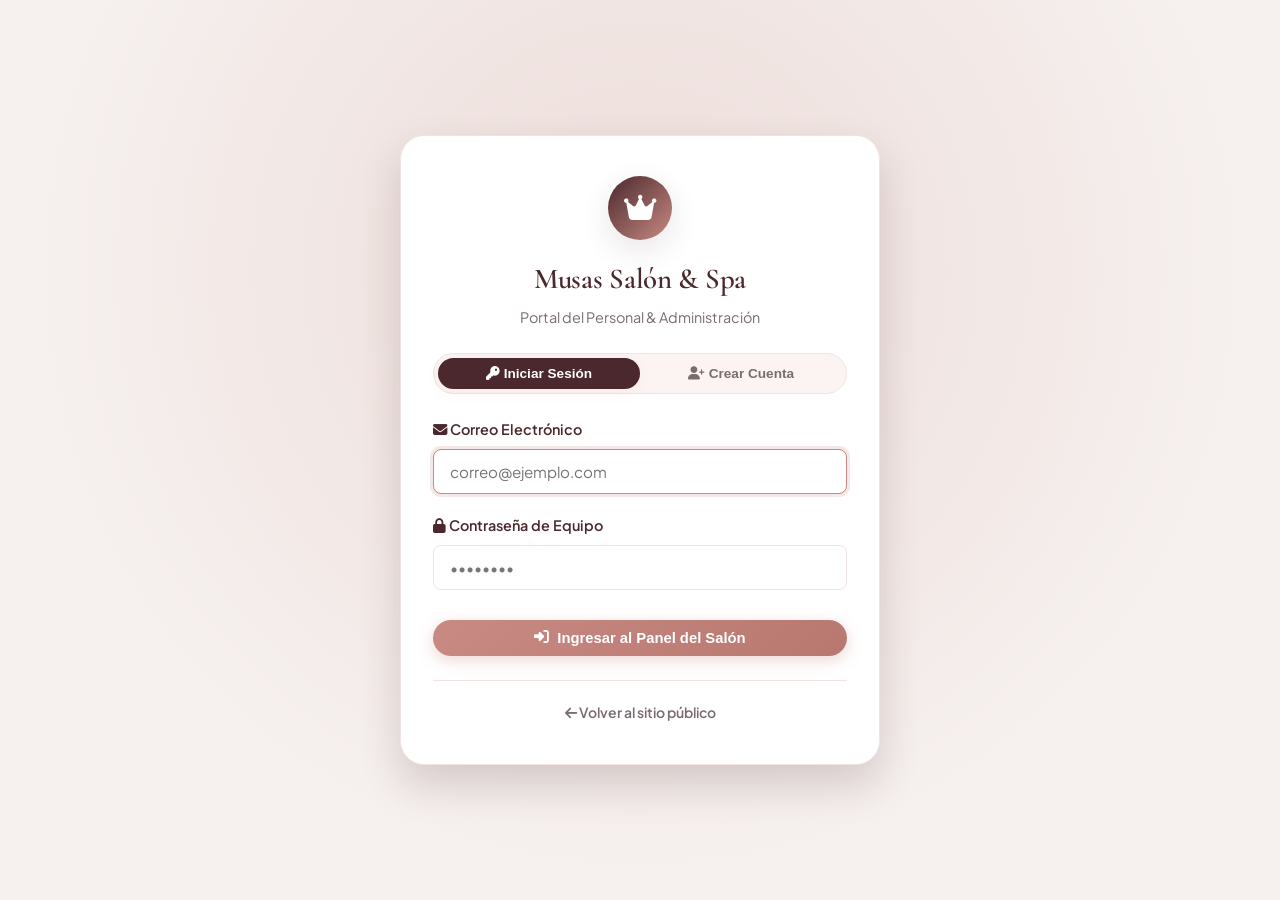
<file: admin.html>
<!DOCTYPE html>
<html lang="es">
<head>
  <meta charset="UTF-8">
  <meta name="viewport" content="width=device-width, initial-scale=1.0">
  <title>Panel de Administración | Musas Salón de Belleza Spa</title>
  <meta name="robots" content="noindex, nofollow">
  
  <!-- Google Fonts & FontAwesome -->
  <link rel="preconnect" href="https://fonts.googleapis.com">
  <link rel="preconnect" href="https://fonts.gstatic.com" crossorigin>
  <link href="https://fonts.googleapis.com/css2?family=Cormorant+Garamond:ital,wght@0,600;0,700;1,600&family=Plus+Jakarta+Sans:wght@400;500;600;700;800&display=swap" rel="stylesheet">
  <link rel="stylesheet" href="https://cdnjs.cloudflare.com/ajax/libs/font-awesome/6.4.0/css/all.min.css">
  
  <link rel="stylesheet" href="styles.css">
</head>
<body class="admin-body-bg">

  <!-- LOGIN & REGISTRATION SCREEN -->
  <div id="loginScreen" class="admin-login-wrapper">
    <div class="login-card" style="max-width: 480px;">
      <div class="login-header">
        <div class="logo-icon-lg"><i class="fas fa-crown"></i></div>
        <h2>Musas Salón & Spa</h2>
        <p>Portal del Personal & Administración</p>
      </div>

      <!-- Auth Tabs: Login vs Register -->
      <div class="auth-toggle-tabs">
        <button class="auth-toggle-btn active" id="btnToggleLogin" onclick="showAuthTab('login')">
          <i class="fas fa-key"></i> Iniciar Sesión
        </button>
        <button class="auth-toggle-btn" id="btnToggleRegister" onclick="showAuthTab('register')">
          <i class="fas fa-user-plus"></i> Crear Cuenta
        </button>
      </div>

      <!-- Form 1: LOGIN -->
      <form id="formLogin" onsubmit="handleAdminLogin(event)" class="login-form">
        <div class="form-group">
          <label class="form-label"><i class="fas fa-envelope"></i> Correo Electrónico</label>
          <input type="email" id="loginEmailInput" class="form-control" placeholder="correo@ejemplo.com" required autofocus>
        </div>

        <div class="form-group">
          <label class="form-label"><i class="fas fa-lock"></i> Contraseña de Equipo</label>
          <input type="password" id="loginPasswordInput" class="form-control" placeholder="••••••••" required>
        </div>

        <div id="loginErrorMsg" class="login-error-alert" style="display: none;"></div>

        <button type="submit" class="btn btn-primary" style="width: 100%; margin-top: 10px;">
          <i class="fas fa-sign-in-alt"></i> Ingresar al Panel del Salón
        </button>
      </form>

      <!-- Form 2: CREAR CUENTA (REGISTRO) -->
      <form id="formRegister" onsubmit="handleAccountRegistration(event)" class="login-form" style="display: none;">
        <div class="form-group">
          <label class="form-label"><i class="fas fa-user"></i> Nombre Completo</label>
          <input type="text" id="regNameInput" class="form-control" placeholder="Ej: Marcela González" required>
        </div>

        <div class="form-group">
          <label class="form-label"><i class="fas fa-envelope"></i> Correo Electrónico</label>
          <input type="email" id="regEmailInput" class="form-control" placeholder="tu-correo@ejemplo.com" required>
        </div>

        <div class="form-group">
          <label class="form-label"><i class="fas fa-briefcase"></i> Rol Solicitado en Salón</label>
          <select id="regRoleInput" class="form-control">
            <option value="Esteticista & Spa">Esteticista & Spa</option>
            <option value="Peluquera / Estilista">Peluquera / Estilista</option>
            <option value="Manicurista">Manicurista</option>
            <option value="Recepcionista">Recepcionista</option>
            <option value="Administradora">Administradora</option>
          </select>
        </div>

        <div class="form-group">
          <label class="form-label"><i class="fas fa-lock"></i> Contraseña de Equipo</label>
          <input type="password" id="regPasswordInput" class="form-control" placeholder="••••••••" required>
        </div>

        <div class="form-notice-info">
          <i class="fas fa-paper-plane"></i> Al solicitar tu cuenta, se enviará una notificación automática a la Administradora para aprobar tu acceso.
        </div>

        <button type="submit" class="btn btn-primary" style="width: 100%; margin-top: 14px;">
          <i class="fas fa-user-check"></i> Solicitar Creación de Cuenta
        </button>
      </form>

      <div class="login-footer">
        <a href="index.html" class="link-back-site"><i class="fas fa-arrow-left"></i> Volver al sitio público</a>
      </div>
    </div>
  </div>

  <!-- DASHBOARD WRAPPER -->
  <div id="dashboardWrapper" class="admin-dashboard-layout" style="display: none;">
    <!-- Top Bar -->
    <header class="admin-topbar">
      <div class="admin-topbar-container">
        <div class="admin-brand">
          <div class="logo-icon-sm"><i class="fas fa-crown"></i></div>
          <div>
            <h1 class="admin-brand-title">Musas Salón - Panel de Control</h1>
            <span class="admin-badge-role" id="currentUserBadge"><i class="fas fa-shield-alt"></i> ol4tte@gmail.com (Super Administradora)</span>
          </div>
        </div>

        <div class="admin-user-actions">
          <a href="index.html" class="btn btn-outline" style="font-size: 0.85rem;" target="_blank">
            <i class="fas fa-external-link-alt"></i> Ver Sitio Web Público
          </a>
          <button class="btn btn-admin" onclick="handleAdminLogout()" style="font-size: 0.85rem; color: #C5221F; border-color: #FAD2CF;">
            <i class="fas fa-sign-out-alt"></i> Cerrar Sesión
          </button>
        </div>
      </div>
    </header>

    <!-- Main Content Area -->
    <main class="admin-main-container">
      
      <!-- Admin Tab Nav -->
      <div class="admin-tab-nav" style="margin-top: 24px;">
        <button class="admin-tab-btn active" id="tabBtnCal" onclick="switchTab('calendar')">
          <i class="far fa-calendar-alt"></i> Calendario Chileno & Citas
        </button>
        <button class="admin-tab-btn" id="tabBtnServ" onclick="switchTab('services')">
          <i class="fas fa-cut"></i> Servicios & Precios
        </button>
        <button class="admin-tab-btn" id="tabBtnCategories" onclick="switchTab('categories')">
          <i class="fas fa-tags"></i> Editar Categorías
        </button>
        <button class="admin-tab-btn" id="tabBtnAdd" onclick="switchTab('addBooking')">
          <i class="fas fa-calendar-plus"></i> Cita Manual
        </button>
        <!-- Super Admin Restricted Tabs -->
        <button class="admin-tab-btn super-admin-only" id="tabBtnPhotos" onclick="switchTab('photos')">
          <i class="fas fa-images"></i> Editar Fotos & Banner
        </button>
        <button class="admin-tab-btn super-admin-only" id="tabBtnUsers" onclick="switchTab('users')">
          <i class="fas fa-users-cog"></i> Gestión de Trabajadoras & Cuentas <span id="pendingUsersBadgeCount" class="badge-pending-count" style="display:none;">0</span>
        </button>
        <button class="admin-tab-btn super-admin-only" id="tabBtnConfig" onclick="switchTab('config')">
          <i class="fas fa-cog"></i> Configuración de Correo
        </button>
      </div>

      <!-- TAB 1: CALENDARIO CHILENO Y AGENDA -->
      <section id="secCalendar">
        <div class="calendar-legend-bar">
          <div class="legend-item">
            <div class="legend-color-box legend-weekday"></div>
            <span>Lunes a Viernes (Días Hábiles)</span>
          </div>
          <div class="legend-item">
            <div class="legend-color-box legend-saturday"></div>
            <span>Sábados (Jornada Alta Demanda)</span>
          </div>
          <div class="legend-item">
            <div class="legend-color-box legend-sunday"></div>
            <span>Domingos (Descanso / Horario Especial)</span>
          </div>
          <div class="legend-item">
            <div class="legend-color-box legend-holiday"></div>
            <span>Feriados Nacionales de Chile</span>
          </div>
        </div>

        <div class="calendar-card">
          <div class="calendar-controls">
            <h3 id="calMonthTitle">Cargando mes...</h3>
            <div class="calendar-nav-btns">
              <button class="cal-btn" onclick="prevMonth()"><i class="fas fa-chevron-left"></i></button>
              <button class="cal-btn" onclick="nextMonth()"><i class="fas fa-chevron-right"></i></button>
            </div>
          </div>

          <div class="calendar-weekdays-header">
            <div>Lun</div>
            <div>Mar</div>
            <div>Mié</div>
            <div>Jue</div>
            <div>Vie</div>
            <div>Sáb</div>
            <div>Dom</div>
          </div>

          <div class="calendar-days-grid" id="calDaysGrid">
            <!-- Rendered by admin.js -->
          </div>
        </div>

        <div class="admin-table-card">
          <div style="display:flex; justify-between; align-items:center; margin-bottom: 20px; flex-wrap:wrap; gap:12px;">
            <div>
              <h3 style="font-size:1.4rem; color:var(--primary-dark);">
                <i class="fas fa-list-alt"></i> Citas Agendadas en Salón
              </h3>
              <p style="font-size:0.85rem; color:var(--text-muted);" id="dateFilterLabel">Mostrando todas las citas</p>
            </div>
            <div>
              <button class="btn btn-outline" style="padding: 6px 14px; font-size:0.85rem;" onclick="resetDateFilter()">
                Ver Citas de Todas las Fechas
              </button>
            </div>
          </div>

          <div class="table-responsive">
            <table class="custom-table">
              <thead>
                <tr>
                  <th>Fecha & Hora</th>
                  <th>Cliente</th>
                  <th>Servicio</th>
                  <th>Teléfono</th>
                  <th>Estado</th>
                  <th>Acciones</th>
                </tr>
              </thead>
              <tbody id="adminBookingsTbody">
                <!-- Rendered by admin.js -->
              </tbody>
            </table>
          </div>
        </div>
      </section>

      <!-- TAB 2: SERVICIOS Y PRECIOS -->
      <section id="secServices" style="display: none;">
        <div class="admin-table-card">
          <h3 style="font-size:1.4rem; color:var(--primary-dark); margin-bottom: 20px;">
            <i class="fas fa-plus-circle"></i> Agregar Nuevo Servicio al Sitio Web
          </h3>

          <form onsubmit="handleAddNewService(event)" style="display: grid; grid-template-columns: repeat(auto-fit, minmax(220px, 1fr)); gap: 16px;">
            <div class="form-group">
              <label class="form-label">Nombre del Servicio</label>
              <input type="text" id="newServName" class="form-control" placeholder="Ej: Mechas Balayage" required>
            </div>

            <div class="form-group">
              <label class="form-label">Categoría</label>
              <select id="newServCategory" class="form-control" required>
                <!-- Populated dynamically via app/admin.js -->
              </select>
            </div>

            <div class="form-group">
              <label class="form-label">Precio ($ CLP)</label>
              <input type="number" id="newServPrice" class="form-control" placeholder="25000" required>
            </div>

            <div class="form-group">
              <label class="form-label">Duración Estimada</label>
              <input type="text" id="newServDuration" class="form-control" placeholder="60 min">
            </div>

            <div class="form-group" style="grid-column: 1/-1;">
              <label class="form-label">Descripción</label>
              <input type="text" id="newServDesc" class="form-control" placeholder="Detalles del procedimiento e insumos...">
            </div>

            <div style="grid-column: 1/-1;">
              <button type="submit" class="btn btn-primary">
                <i class="fas fa-save"></i> Publicar Servicio en Sitio Web
              </button>
            </div>
          </form>
        </div>

        <div class="admin-table-card">
          <h3 style="font-size:1.4rem; color:var(--primary-dark); margin-bottom: 16px;">
            <i class="fas fa-list"></i> Catálogo Actual de Servicios
          </h3>

          <div class="table-responsive">
            <table class="custom-table">
              <thead>
                <tr>
                  <th>Servicio</th>
                  <th>Categoría</th>
                  <th>Precio ($)</th>
                  <th>Duración</th>
                  <th>Acciones</th>
                </tr>
              </thead>
              <tbody id="adminServicesTbody">
                <!-- Rendered by admin.js -->
              </tbody>
            </table>
          </div>
        </div>
      </section>

      <!-- TAB EDITAR CATEGORÍAS -->
      <section id="secCategories" style="display: none;">
        <div class="admin-table-card">
          <h3 style="font-size:1.4rem; color:var(--primary-dark); margin-bottom: 20px;">
            <i class="fas fa-tags"></i> Gestor Autoadministrable de Categorías
          </h3>
          <p style="color:var(--text-muted); font-size:0.9rem; margin-bottom:20px;">
            Crea, renombras o modifica las categorías del salón. Los cambios se actualizarán al instante en los filtros de la página web de clientas y en los menús desplegables.
          </p>

          <!-- Form to add category -->
          <form onsubmit="handleAddNewCategory(event)" style="display: grid; grid-template-columns: repeat(auto-fit, minmax(220px, 1fr)); gap: 16px; margin-bottom: 28px;">
            <div class="form-group">
              <label class="form-label">Nombre de la Nueva Categoría</label>
              <input type="text" id="newCatName" class="form-control" placeholder="Ej: Corporales & Masajes" required>
            </div>
            <div class="form-group">
              <label class="form-label">Icono FontAwesome (Opcional)</label>
              <input type="text" id="newCatIcon" class="form-control" placeholder="fas fa-feather">
            </div>
            <div style="align-self: flex-end; margin-bottom: 20px;">
              <button type="submit" class="btn btn-primary">
                <i class="fas fa-plus"></i> Crear Categoría
              </button>
            </div>
          </form>

          <div class="table-responsive">
            <table class="custom-table">
              <thead>
                <tr>
                  <th>Categoría</th>
                  <th>Icono</th>
                  <th>Identificador Único</th>
                  <th>Acciones</th>
                </tr>
              </thead>
              <tbody id="adminCategoriesTbody">
                <!-- Rendered via admin.js -->
              </tbody>
            </table>
          </div>
        </div>
      </section>

      <!-- TAB 3: AGENDAR CITA MANUAL -->
      <section id="secAddBooking" style="display: none;">
        <div class="admin-table-card" style="max-width: 600px; margin: 0 auto;">
          <h3 style="font-size:1.4rem; color:var(--primary-dark); margin-bottom: 20px;">
            <i class="fas fa-calendar-plus"></i> Registrar Cita Presencial o Telefónica
          </h3>

          <form onsubmit="handleManualBooking(event)">
            <div class="form-group">
              <label class="form-label">Seleccionar Servicio</label>
              <select id="manualBookServiceSelect" class="form-control" required>
                <!-- Populated via script -->
              </select>
            </div>

            <div style="display: grid; grid-template-columns: 1fr 1fr; gap: 16px;">
              <div class="form-group">
                <label class="form-label">Fecha</label>
                <input type="date" id="manualBookDate" class="form-control" required>
              </div>
              <div class="form-group">
                <label class="form-label">Hora</label>
                <select id="manualBookTime" class="form-control" required>
                  <option value="10:30">10:30 hrs</option>
                  <option value="11:30">11:30 hrs</option>
                  <option value="12:30">12:30 hrs</option>
                  <option value="15:00">15:00 hrs</option>
                  <option value="16:00">16:00 hrs</option>
                  <option value="17:00">17:00 hrs</option>
                  <option value="18:00">18:00 hrs</option>
                </select>
              </div>
            </div>

            <div class="form-group">
              <label class="form-label">Nombre del Cliente</label>
              <input type="text" id="manualBookClient" class="form-control" placeholder="Nombre completo" required>
            </div>

            <div class="form-group">
              <label class="form-label">Teléfono de Contacto</label>
              <input type="tel" id="manualBookPhone" class="form-control" placeholder="+56 9 ..." required>
            </div>

            <button type="submit" class="btn btn-primary" style="width: 100%; margin-top: 10px;">
              <i class="fas fa-check"></i> Agendar Cita en el Sistema
            </button>
          </form>
        </div>
      </section>

      <!-- TAB 4: GESTOR DE FOTOS & BANNER (Super Admin) -->
      <section id="secPhotos" style="display: none;">
        <div class="admin-table-card">
          <h3 style="font-size:1.4rem; color:var(--primary-dark); margin-bottom: 20px;">
            <i class="fas fa-camera"></i> Editar Imágenes del Sitio Web & Galería de Instagram
          </h3>
          <p style="color:var(--text-muted); font-size:0.9rem; margin-bottom:20px;">
            Como Administradora, puedes actualizar las imágenes destacadas que verán las clientas en el sitio web público.
          </p>

          <form onsubmit="handleAddGalleryPhoto(event)" style="display: grid; grid-template-columns: repeat(auto-fit, minmax(240px, 1fr)); gap: 16px; margin-bottom: 24px;">
            <div class="form-group">
              <label class="form-label">Título / Etiqueta de la Foto</label>
              <input type="text" id="photoTitleInput" class="form-control" placeholder="Ej: Alisado de Keratina & Brillo" required>
            </div>
            <div class="form-group" style="grid-column: span 2;">
              <label class="form-label">Ruta o URL de la Imagen</label>
              <input type="text" id="photoUrlInput" class="form-control" placeholder="assets/balayage.png o https://..." required>
            </div>
            <div style="align-self: flex-end; margin-bottom: 20px;">
              <button type="submit" class="btn btn-primary">
                <i class="fas fa-upload"></i> Publicar Imagen en Galería
              </button>
            </div>
          </form>

          <div style="display: grid; grid-template-columns: repeat(auto-fill, minmax(220px, 1fr)); gap: 20px;" id="galleryPhotosAdminGrid">
            <!-- Rendered by admin.js -->
          </div>
        </div>
      </section>

      <!-- TAB 5: GESTOR DE TRABAJADORAS & CUENTAS (Super Admin) -->
      <section id="secUsers" style="display: none;">
        <div class="admin-table-card">
          <div style="display:flex; justify-between; align-items:center; margin-bottom: 20px; flex-wrap:wrap; gap:12px;">
            <div>
              <h3 style="font-size:1.4rem; color:var(--primary-dark);">
                <i class="fas fa-users-cog"></i> Cuentas del Personal & Permisos de Acceso
              </h3>
              <p style="font-size:0.85rem; color:var(--text-muted);">
                Como Administradora Principal (<strong id="superAdminEmailLabel">ol4tte@gmail.com</strong>), puedes aprobar o rechazar solicitudes de registro, modificar roles y eliminar cuentas.
              </p>
            </div>
          </div>

          <div class="table-responsive">
            <table class="custom-table">
              <thead>
                <tr>
                  <th>Nombre & Email</th>
                  <th>Rol Asignado</th>
                  <th>Estado de Cuenta</th>
                  <th>Notificación</th>
                  <th>Acciones de Administradora</th>
                </tr>
              </thead>
              <tbody id="usersAdminTbody">
                <!-- Rendered by admin.js -->
              </tbody>
            </table>
          </div>
        </div>
      </section>

      <!-- TAB 6: CONFIGURACIÓN DE CORREO (Super Admin) -->
      <section id="secConfig" style="display: none;">
        <div class="admin-table-card" style="max-width: 650px; margin: 0 auto;">
          <h3 style="font-size:1.4rem; color:var(--primary-dark); margin-bottom: 16px;">
            <i class="fas fa-envelope-open-text"></i> Configuración del Correo de Notificaciones
          </h3>
          <p style="font-size:0.9rem; color:var(--text-muted); margin-bottom: 24px;">
            Cuando una trabajadora solicite una nueva cuenta, el sistema enviará la solicitud de autorización a este correo.
          </p>

          <form onsubmit="handleUpdateAdminEmail(event)">
            <div class="form-group">
              <label class="form-label"><i class="fas fa-at"></i> Correo de la Administradora Principal</label>
              <input type="email" id="configAdminEmailInput" class="form-control" value="ol4tte@gmail.com" required>
            </div>

            <div style="display: flex; gap: 12px; margin-top: 24px;">
              <button type="submit" class="btn btn-primary" style="flex: 1;">
                <i class="fas fa-save"></i> Guardar Nuevo Correo
              </button>
              <button type="button" class="btn btn-outline" onclick="simulateTestNotificationEmail()">
                <i class="fas fa-paper-plane"></i> Probar Envío de Correo
              </button>
            </div>
          </form>
        </div>
      </section>

    </main>
  </div>

  <!-- MODAL DE EDICIÓN DE SERVICIOS -->
  <div class="modal-overlay" id="editServiceModal">
    <div class="modal-container">
      <div class="modal-header">
        <h3 class="modal-title"><i class="fas fa-pencil-alt"></i> Editar Servicio</h3>
        <button class="modal-close" onclick="closeEditServiceModal()">&times;</button>
      </div>
      <div class="modal-body">
        <form onsubmit="handleSaveEditedService(event)">
          <input type="hidden" id="editServId">
          
          <div class="form-group">
            <label class="form-label">Nombre del Servicio</label>
            <input type="text" id="editServName" class="form-control" required>
          </div>

          <div class="form-group">
            <label class="form-label">Categoría</label>
            <select id="editServCategory" class="form-control" required>
              <!-- Populated dynamically -->
            </select>
          </div>

          <div style="display: grid; grid-template-columns: 1fr 1fr; gap: 16px;">
            <div class="form-group">
              <label class="form-label">Precio ($ CLP)</label>
              <input type="number" id="editServPrice" class="form-control" required>
            </div>
            <div class="form-group">
              <label class="form-label">Duración Estimada</label>
              <input type="text" id="editServDuration" class="form-control">
            </div>
          </div>

          <div class="form-group">
            <label class="form-label">Descripción</label>
            <input type="text" id="editServDesc" class="form-control">
          </div>

          <div class="form-group">
            <label class="form-label">Etiqueta Destacada (Opcional)</label>
            <input type="text" id="editServBadge" class="form-control" placeholder="Ej: Popular, Destacado, Promo Especial">
          </div>

          <div style="margin-top: 24px; display: flex; gap: 12px;">
            <button type="submit" class="btn btn-primary" style="flex: 1;">
              <i class="fas fa-save"></i> Guardar Cambios
            </button>
            <button type="button" class="btn btn-outline" onclick="closeEditServiceModal()">
              Cancelar
            </button>
          </div>
        </form>
      </div>
    </div>
  </div>

  <!-- MODAL DE EDICIÓN DE CATEGORÍAS -->
  <div class="modal-overlay" id="editCategoryModal">
    <div class="modal-container" style="max-width: 500px;">
      <div class="modal-header">
        <h3 class="modal-title"><i class="fas fa-pencil-alt"></i> Editar Categoría</h3>
        <button class="modal-close" onclick="closeEditCategoryModal()">&times;</button>
      </div>
      <div class="modal-body">
        <form onsubmit="handleSaveEditedCategory(event)">
          <input type="hidden" id="editCatId">
          
          <div class="form-group">
            <label class="form-label">Nombre de la Categoría</label>
            <input type="text" id="editCatName" class="form-control" required>
          </div>

          <div class="form-group">
            <label class="form-label">Clase de Icono FontAwesome</label>
            <input type="text" id="editCatIcon" class="form-control" placeholder="fas fa-cut">
          </div>

          <div style="margin-top: 24px; display: flex; gap: 12px;">
            <button type="submit" class="btn btn-primary" style="flex: 1;">
              <i class="fas fa-save"></i> Guardar Categoría
            </button>
            <button type="button" class="btn btn-outline" onclick="closeEditCategoryModal()">
              Cancelar
            </button>
          </div>
        </form>
      </div>
    </div>
  </div>

  <script src="admin.js"></script>
</body>
</html>
</file>
<file: styles.css>
/* ==========================================================================
   Musas Salón de Belleza Spa - Master Design System & Stylesheet
   ========================================================================== */

:root {
  /* Color Palette - Rose Gold, Soft Nude & Gold Accent */
  --primary-rose: #C88A83;
  --primary-rose-hover: #b37770;
  --primary-dark: #4A282D;
  --primary-light: #FBF4F2;
  --accent-gold: #D4AF37;
  --accent-gold-light: #FAF2D6;
  --text-main: #2D2325;
  --text-muted: #7A6C6E;
  --bg-page: #FAF5F3;
  --bg-card: #FFFFFF;
  --border-light: #EFE4E1;
  --shadow-sm: 0 4px 14px rgba(200, 138, 131, 0.08);
  --shadow-md: 0 10px 30px rgba(74, 40, 45, 0.12);
  --shadow-lg: 0 20px 40px rgba(74, 40, 45, 0.18);
  --radius-sm: 8px;
  --radius-md: 16px;
  --radius-lg: 24px;
  --transition-fast: all 0.25s cubic-bezier(0.4, 0, 0.2, 1);
  
  /* Chilean Calendar Status Colors */
  --cal-weekday-bg: #E6F4EA;
  --cal-weekday-text: #137333;
  --cal-weekday-border: #CEEAD6;
  
  --cal-sunday-bg: #FFF3E0;
  --cal-sunday-text: #E65100;
  --cal-sunday-border: #FFE0B2;
  
  --cal-holiday-bg: #FCE8E6;
  --cal-holiday-text: #C5221F;
  --cal-holiday-border: #FAD2CF;
  
  --cal-saturday-bg: #F3E8FD;
  --cal-saturday-text: #7B1FA2;
  --cal-saturday-border: #E1BEE7;
}

/* Base Reset & Typography */
* {
  margin: 0;
  padding: 0;
  box-sizing: border-box;
}

html {
  scroll-behavior: smooth;
  font-size: 16px;
}

body {
  font-family: 'Plus Jakarta Sans', -apple-system, BlinkMacSystemFont, sans-serif;
  color: var(--text-main);
  background-color: var(--bg-page);
  line-height: 1.6;
  overflow-x: hidden;
}

h1, h2, h3, h4, .serif-font {
  font-family: 'Cormorant Garamond', Georgia, serif;
  font-weight: 600;
  letter-spacing: -0.01em;
}

/* Top Announcement Bar */
.announcement-bar {
  background: linear-gradient(90deg, var(--primary-dark), #68353C);
  color: #FFF;
  padding: 8px 16px;
  text-align: center;
  font-size: 0.875rem;
  font-weight: 500;
  display: flex;
  justify-content: center;
  align-items: center;
  gap: 12px;
}

.announcement-bar .badge-promo {
  background: var(--accent-gold);
  color: var(--primary-dark);
  padding: 2px 10px;
  border-radius: 20px;
  font-size: 0.75rem;
  font-weight: 700;
  text-transform: uppercase;
}

/* Navigation Bar */
.navbar {
  position: sticky;
  top: 0;
  z-index: 1000;
  background: rgba(255, 255, 255, 0.94);
  backdrop-filter: blur(12px);
  border-bottom: 1px solid var(--border-light);
  padding: 14px 24px;
  transition: var(--transition-fast);
}

.nav-container {
  max-width: 1280px;
  margin: 0 auto;
  display: flex;
  align-items: center;
  justify-content: space-between;
}

.brand-logo {
  display: flex;
  align-items: center;
  gap: 12px;
  text-decoration: none;
}

.brand-logo .logo-icon {
  width: 42px;
  height: 42px;
  border-radius: 50%;
  background: linear-gradient(135deg, var(--primary-rose), var(--accent-gold));
  color: #FFF;
  display: flex;
  align-items: center;
  justify-content: center;
  font-size: 1.25rem;
  box-shadow: var(--shadow-sm);
}

.brand-name {
  display: flex;
  flex-direction: column;
}

.brand-title {
  font-family: 'Cormorant Garamond', serif;
  font-size: 1.5rem;
  font-weight: 700;
  color: var(--primary-dark);
  line-height: 1.1;
}

.brand-subtitle {
  font-size: 0.725rem;
  text-transform: uppercase;
  letter-spacing: 2px;
  color: var(--primary-rose);
  font-weight: 600;
}

.nav-links {
  display: flex;
  align-items: center;
  gap: 28px;
  list-style: none;
}

.nav-link {
  text-decoration: none;
  color: var(--text-main);
  font-weight: 500;
  font-size: 0.95rem;
  transition: var(--transition-fast);
}

.nav-link:hover {
  color: var(--primary-rose);
}

.nav-actions {
  display: flex;
  align-items: center;
  gap: 14px;
}

/* Buttons */
.btn {
  display: inline-flex;
  align-items: center;
  justify-content: center;
  gap: 8px;
  padding: 10px 22px;
  border-radius: 30px;
  font-size: 0.925rem;
  font-weight: 600;
  border: none;
  cursor: pointer;
  transition: var(--transition-fast);
  text-decoration: none;
}

.btn-primary {
  background: linear-gradient(135deg, var(--primary-rose), #b87870);
  color: #FFF;
  box-shadow: 0 4px 15px rgba(200, 138, 131, 0.35);
}

.btn-primary:hover {
  transform: translateY(-2px);
  box-shadow: 0 8px 22px rgba(200, 138, 131, 0.45);
  background: linear-gradient(135deg, #be7e77, #a96962);
}

.btn-outline {
  border: 1.5px solid var(--primary-rose);
  color: var(--primary-rose);
  background: transparent;
}

.btn-outline:hover {
  background: var(--primary-light);
  transform: translateY(-2px);
}

.btn-admin {
  background: #FFF;
  border: 1.5px solid var(--border-light);
  color: var(--primary-dark);
}

.btn-admin:hover {
  background: var(--primary-dark);
  color: #FFF;
}

.btn-whatsapp {
  background-color: #25D366;
  color: #FFF;
}

.btn-whatsapp:hover {
  background-color: #1EBE5B;
  transform: translateY(-2px);
}

/* Mobile Toggle */
.mobile-toggle {
  display: none;
  background: none;
  border: none;
  font-size: 1.5rem;
  color: var(--primary-dark);
  cursor: pointer;
}

/* Hero Section */
.hero {
  position: relative;
  padding: 70px 24px 90px;
  background: radial-gradient(circle at 80% 20%, rgba(200, 138, 131, 0.12) 0%, transparent 60%),
              radial-gradient(circle at 10% 80%, rgba(212, 175, 55, 0.1) 0%, transparent 50%);
}

.hero-container {
  max-width: 1280px;
  margin: 0 auto;
  display: grid;
  grid-template-columns: 1fr 1fr;
  gap: 48px;
  align-items: center;
}

.hero-tag {
  display: inline-flex;
  align-items: center;
  gap: 8px;
  background: #FFF;
  border: 1px solid var(--border-light);
  padding: 6px 16px;
  border-radius: 20px;
  font-size: 0.85rem;
  font-weight: 600;
  color: var(--primary-dark);
  margin-bottom: 20px;
  box-shadow: var(--shadow-sm);
}

.google-stars {
  color: #FFB800;
  display: flex;
  gap: 2px;
}

.hero-title {
  font-size: 3.5rem;
  line-height: 1.1;
  color: var(--primary-dark);
  margin-bottom: 20px;
}

.hero-title span {
  color: var(--primary-rose);
  font-style: italic;
}

.hero-description {
  font-size: 1.125rem;
  color: var(--text-muted);
  margin-bottom: 32px;
  max-width: 540px;
}

.hero-ctas {
  display: flex;
  align-items: center;
  gap: 16px;
  flex-wrap: wrap;
}

.hero-features {
  display: flex;
  gap: 24px;
  margin-top: 40px;
  padding-top: 24px;
  border-top: 1px solid var(--border-light);
}

.feature-item {
  display: flex;
  align-items: center;
  gap: 10px;
  font-size: 0.9rem;
  font-weight: 500;
  color: var(--text-main);
}

.feature-item i {
  color: var(--accent-gold);
  font-size: 1.1rem;
}

/* Hero Media Grid */
.hero-media {
  position: relative;
}

.hero-image-wrapper {
  position: relative;
  border-radius: var(--radius-lg);
  overflow: hidden;
  box-shadow: var(--shadow-lg);
}

.hero-image-wrapper img {
  width: 100%;
  height: 480px;
  object-fit: cover;
  display: block;
  transition: transform 0.6s ease;
}

.hero-image-wrapper:hover img {
  transform: scale(1.03);
}

.floating-card-promo {
  position: absolute;
  bottom: -24px;
  left: -24px;
  background: rgba(255, 255, 255, 0.95);
  backdrop-filter: blur(10px);
  border: 1px solid var(--border-light);
  border-radius: var(--radius-md);
  padding: 16px 20px;
  box-shadow: var(--shadow-md);
  display: flex;
  align-items: center;
  gap: 14px;
  max-width: 310px;
  animation: float 4s ease-in-out infinite;
}

@keyframes float {
  0%, 100% { transform: translateY(0); }
  50% { transform: translateY(-8px); }
}

.floating-card-promo .icon-box {
  width: 46px;
  height: 46px;
  background: var(--primary-light);
  color: var(--primary-rose);
  border-radius: 12px;
  display: flex;
  align-items: center;
  justify-content: center;
  font-size: 1.25rem;
  flex-shrink: 0;
}

.floating-card-promo .promo-info h4 {
  font-size: 0.95rem;
  color: var(--primary-dark);
  font-weight: 700;
}

.floating-card-promo .promo-info p {
  font-size: 0.8rem;
  color: var(--text-muted);
}

.floating-card-promo .promo-price {
  font-size: 1.1rem;
  font-weight: 800;
  color: var(--primary-rose);
}

/* Featured Offer Banner Section */
.featured-offer-section {
  padding: 60px 24px;
}

.featured-offer-card {
  max-width: 1280px;
  margin: 0 auto;
  background: linear-gradient(135deg, var(--primary-dark), #66333B);
  border-radius: var(--radius-lg);
  color: #FFF;
  display: grid;
  grid-template-columns: 1.2fr 0.8fr;
  overflow: hidden;
  box-shadow: var(--shadow-lg);
}

.offer-content {
  padding: 50px;
  display: flex;
  flex-direction: column;
  justify-content: center;
}

.offer-tag {
  background: rgba(212, 175, 55, 0.2);
  border: 1px solid var(--accent-gold);
  color: var(--accent-gold);
  display: inline-block;
  padding: 4px 14px;
  border-radius: 20px;
  font-size: 0.8rem;
  font-weight: 700;
  letter-spacing: 1px;
  text-transform: uppercase;
  margin-bottom: 16px;
  align-self: flex-start;
}

.offer-title {
  font-size: 2.75rem;
  line-height: 1.15;
  margin-bottom: 14px;
}

.offer-desc {
  font-size: 1.05rem;
  color: rgba(255, 255, 255, 0.85);
  margin-bottom: 24px;
}

.offer-price-box {
  display: flex;
  align-items: baseline;
  gap: 12px;
  margin-bottom: 28px;
}

.price-regular {
  text-decoration: line-through;
  color: rgba(255, 255, 255, 0.5);
  font-size: 1.25rem;
}

.price-discount {
  font-size: 2.5rem;
  font-weight: 800;
  color: var(--accent-gold);
  font-family: 'Cormorant Garamond', serif;
}

.offer-media img {
  width: 100%;
  height: 100%;
  object-fit: cover;
}

/* Services Catalog Section */
.services-section {
  padding: 80px 24px;
  max-width: 1280px;
  margin: 0 auto;
}

.section-header {
  text-align: center;
  max-width: 680px;
  margin: 0 auto 48px;
}

.section-subtitle {
  font-size: 0.85rem;
  text-transform: uppercase;
  letter-spacing: 3px;
  color: var(--primary-rose);
  font-weight: 700;
  margin-bottom: 8px;
  display: block;
}

.section-title {
  font-size: 2.75rem;
  color: var(--primary-dark);
  margin-bottom: 16px;
}

.section-description {
  font-size: 1.05rem;
  color: var(--text-muted);
}

/* Service Category Tabs */
.category-tabs {
  display: flex;
  justify-content: center;
  gap: 10px;
  flex-wrap: wrap;
  margin-bottom: 40px;
}

.tab-btn {
  padding: 10px 22px;
  border-radius: 30px;
  border: 1px solid var(--border-light);
  background: #FFF;
  color: var(--text-main);
  font-weight: 600;
  font-size: 0.9rem;
  cursor: pointer;
  transition: var(--transition-fast);
}

.tab-btn:hover {
  border-color: var(--primary-rose);
  color: var(--primary-rose);
}

.tab-btn.active {
  background: var(--primary-rose);
  color: #FFF;
  border-color: var(--primary-rose);
  box-shadow: var(--shadow-sm);
}

/* Service Cards Grid */
.services-grid {
  display: grid;
  grid-template-columns: repeat(auto-fill, minmax(340px, 1fr));
  gap: 28px;
}

.service-card {
  background: var(--bg-card);
  border: 1px solid var(--border-light);
  border-radius: var(--radius-md);
  padding: 28px;
  display: flex;
  flex-direction: column;
  justify-content: space-between;
  transition: var(--transition-fast);
  box-shadow: var(--shadow-sm);
}

.service-card:hover {
  transform: translateY(-4px);
  box-shadow: var(--shadow-md);
  border-color: rgba(200, 138, 131, 0.4);
}

.service-card-top {
  margin-bottom: 20px;
}

.service-badge {
  font-size: 0.75rem;
  font-weight: 700;
  text-transform: uppercase;
  letter-spacing: 1px;
  color: var(--primary-rose);
  background: var(--primary-light);
  padding: 4px 10px;
  border-radius: 12px;
  display: inline-block;
  margin-bottom: 12px;
}

.service-name {
  font-size: 1.5rem;
  color: var(--primary-dark);
  margin-bottom: 8px;
}

.service-desc {
  font-size: 0.9rem;
  color: var(--text-muted);
  line-height: 1.5;
}

.service-meta {
  display: flex;
  align-items: center;
  justify-content: space-between;
  padding-top: 18px;
  border-top: 1px dashed var(--border-light);
  margin-top: 18px;
}

.service-price {
  font-size: 1.35rem;
  font-weight: 800;
  color: var(--primary-dark);
  font-family: 'Cormorant Garamond', serif;
}

.service-duration {
  font-size: 0.85rem;
  color: var(--text-muted);
  display: flex;
  align-items: center;
  gap: 4px;
}

/* Reviews & Google 5.0 Section */
.reviews-section {
  background: #FFF;
  padding: 80px 24px;
  border-top: 1px solid var(--border-light);
  border-bottom: 1px solid var(--border-light);
}

.reviews-container {
  max-width: 1280px;
  margin: 0 auto;
}

.reviews-summary-card {
  background: var(--primary-light);
  border: 1px solid var(--border-light);
  border-radius: var(--radius-md);
  padding: 30px;
  display: flex;
  align-items: center;
  justify-content: space-between;
  margin-bottom: 40px;
  flex-wrap: wrap;
  gap: 20px;
}

.summary-score {
  display: flex;
  align-items: center;
  gap: 16px;
}

.score-num {
  font-size: 3.5rem;
  font-weight: 800;
  color: var(--primary-dark);
  font-family: 'Cormorant Garamond', serif;
  line-height: 1;
}

.score-info p {
  font-weight: 700;
  color: var(--primary-dark);
  font-size: 1.1rem;
}

.score-info span {
  font-size: 0.875rem;
  color: var(--text-muted);
}

.reviews-grid {
  display: grid;
  grid-template-columns: repeat(auto-fit, minmax(320px, 1fr));
  gap: 24px;
}

.review-card {
  background: var(--bg-card);
  border: 1px solid var(--border-light);
  border-radius: var(--radius-md);
  padding: 24px;
  box-shadow: var(--shadow-sm);
  display: flex;
  flex-direction: column;
  justify-content: space-between;
}

.review-header {
  display: flex;
  align-items: center;
  gap: 12px;
  margin-bottom: 14px;
}

.avatar-circle {
  width: 44px;
  height: 44px;
  border-radius: 50%;
  background: var(--primary-rose);
  color: #FFF;
  font-weight: 700;
  display: flex;
  align-items: center;
  justify-content: center;
  font-size: 1.1rem;
}

.reviewer-name {
  font-weight: 700;
  font-size: 1rem;
  color: var(--primary-dark);
}

.review-date {
  font-size: 0.775rem;
  color: var(--text-muted);
}

.review-text {
  font-size: 0.925rem;
  color: var(--text-main);
  font-style: italic;
  margin-bottom: 16px;
}

/* Instagram Gallery Grid */
.gallery-section {
  padding: 80px 24px;
  max-width: 1280px;
  margin: 0 auto;
}

.instagram-grid {
  display: grid;
  grid-template-columns: repeat(auto-fit, minmax(250px, 1fr));
  gap: 20px;
}

.insta-card {
  position: relative;
  border-radius: var(--radius-md);
  overflow: hidden;
  aspect-ratio: 1;
  box-shadow: var(--shadow-sm);
}

.insta-card img {
  width: 100%;
  height: 100%;
  object-fit: cover;
  transition: transform 0.5s ease;
}

.insta-overlay {
  position: absolute;
  inset: 0;
  background: rgba(74, 40, 45, 0.75);
  color: #FFF;
  display: flex;
  flex-direction: column;
  align-items: center;
  justify-content: center;
  gap: 10px;
  opacity: 0;
  transition: var(--transition-fast);
}

.insta-card:hover img {
  transform: scale(1.08);
}

.insta-card:hover .insta-overlay {
  opacity: 1;
}

/* Map & Location Section */
.location-section {
  padding: 80px 24px;
  background: var(--primary-light);
  border-top: 1px solid var(--border-light);
}

.location-container {
  max-width: 1280px;
  margin: 0 auto;
  display: grid;
  grid-template-columns: 1fr 1fr;
  gap: 40px;
  align-items: center;
}

.location-info-card {
  background: #FFF;
  border: 1px solid var(--border-light);
  border-radius: var(--radius-lg);
  padding: 40px;
  box-shadow: var(--shadow-md);
}

.info-item {
  display: flex;
  gap: 16px;
  margin-bottom: 24px;
}

.info-item .icon-wrapper {
  width: 46px;
  height: 46px;
  border-radius: 12px;
  background: var(--primary-light);
  color: var(--primary-rose);
  display: flex;
  align-items: center;
  justify-content: center;
  font-size: 1.2rem;
  flex-shrink: 0;
}

.info-item h4 {
  font-size: 1.1rem;
  color: var(--primary-dark);
  margin-bottom: 4px;
}

.info-item p {
  color: var(--text-muted);
  font-size: 0.95rem;
}

.map-wrapper {
  border-radius: var(--radius-lg);
  overflow: hidden;
  box-shadow: var(--shadow-md);
  border: 1px solid var(--border-light);
  height: 420px;
}

.map-wrapper iframe {
  width: 100%;
  height: 100%;
  border: none;
}

/* Modal Booking System */
.modal-overlay {
  position: fixed;
  inset: 0;
  z-index: 2000;
  background: rgba(45, 35, 37, 0.65);
  backdrop-filter: blur(6px);
  display: flex;
  align-items: center;
  justify-content: center;
  padding: 20px;
  opacity: 0;
  pointer-events: none;
  transition: opacity 0.3s ease;
}

.modal-overlay.active {
  opacity: 1;
  pointer-events: auto;
}

.modal-container {
  background: #FFF;
  width: 100%;
  max-width: 680px;
  border-radius: var(--radius-lg);
  box-shadow: var(--shadow-lg);
  overflow: hidden;
  transform: translateY(20px);
  transition: transform 0.3s ease;
  max-height: 90vh;
  display: flex;
  flex-direction: column;
}

.modal-overlay.active .modal-container {
  transform: translateY(0);
}

.modal-header {
  padding: 20px 28px;
  border-bottom: 1px solid var(--border-light);
  display: flex;
  align-items: center;
  justify-content: space-between;
  background: var(--primary-light);
}

.modal-title {
  font-size: 1.5rem;
  color: var(--primary-dark);
}

.modal-close {
  background: none;
  border: none;
  font-size: 1.4rem;
  color: var(--text-muted);
  cursor: pointer;
  transition: var(--transition-fast);
}

.modal-close:hover {
  color: var(--primary-dark);
}

.modal-body {
  padding: 28px;
  overflow-y: auto;
}

/* Form controls */
.form-group {
  margin-bottom: 20px;
}

.form-label {
  display: block;
  font-weight: 600;
  font-size: 0.9rem;
  color: var(--primary-dark);
  margin-bottom: 8px;
}

.form-control {
  width: 100%;
  padding: 12px 16px;
  border-radius: var(--radius-sm);
  border: 1px solid var(--border-light);
  font-size: 0.95rem;
  font-family: inherit;
  transition: var(--transition-fast);
  background: #FFF;
}

.form-control:focus {
  outline: none;
  border-color: var(--primary-rose);
  box-shadow: 0 0 0 3px rgba(200, 138, 131, 0.2);
}

/* DEDICATED ADMIN PAGE (admin.html) STYLES */
.admin-body-bg {
  background-color: #F6F1EF;
  min-height: 100vh;
}

.admin-login-wrapper {
  min-height: 100vh;
  display: flex;
  align-items: center;
  justify-content: center;
  padding: 24px;
  background: radial-gradient(circle at 50% 30%, rgba(200, 138, 131, 0.2) 0%, transparent 70%);
}

.login-card {
  background: #FFF;
  width: 100%;
  border-radius: var(--radius-lg);
  padding: 40px 32px;
  box-shadow: var(--shadow-lg);
  border: 1px solid var(--border-light);
  text-align: center;
}

.auth-toggle-tabs {
  display: flex;
  background: var(--primary-light);
  padding: 4px;
  border-radius: 30px;
  margin-bottom: 24px;
  border: 1px solid var(--border-light);
}

.auth-toggle-btn {
  flex: 1;
  padding: 8px 14px;
  border-radius: 24px;
  border: none;
  background: transparent;
  font-weight: 700;
  font-size: 0.85rem;
  color: var(--text-muted);
  cursor: pointer;
  transition: var(--transition-fast);
}

.auth-toggle-btn.active {
  background: var(--primary-dark);
  color: #FFF;
  box-shadow: var(--shadow-sm);
}

.form-notice-info {
  background: var(--accent-gold-light);
  border: 1px solid #FDE293;
  color: #8A6D00;
  padding: 10px 14px;
  border-radius: 10px;
  font-size: 0.8rem;
  margin-bottom: 16px;
  text-align: left;
}

.badge-pending-count {
  background: #C5221F;
  color: #FFF;
  font-size: 0.725rem;
  padding: 2px 7px;
  border-radius: 10px;
  margin-left: 4px;
  font-weight: 800;
}

.logo-icon-lg {
  width: 64px;
  height: 64px;
  border-radius: 50%;
  background: linear-gradient(135deg, var(--primary-dark), var(--primary-rose));
  color: #FFF;
  display: flex;
  align-items: center;
  justify-content: center;
  font-size: 1.8rem;
  margin: 0 auto 16px;
  box-shadow: var(--shadow-md);
}

.logo-icon-sm {
  width: 38px;
  height: 38px;
  border-radius: 50%;
  background: linear-gradient(135deg, var(--primary-dark), var(--primary-rose));
  color: #FFF;
  display: flex;
  align-items: center;
  justify-content: center;
  font-size: 1.1rem;
}

.login-header h2 {
  font-size: 1.8rem;
  color: var(--primary-dark);
  margin-bottom: 4px;
}

.login-header p {
  color: var(--text-muted);
  font-size: 0.9rem;
  margin-bottom: 24px;
}

.login-form {
  text-align: left;
}

.login-error-alert {
  background: #FCE8E6;
  border: 1px solid #FAD2CF;
  color: #C5221F;
  padding: 10px 14px;
  border-radius: 8px;
  font-size: 0.85rem;
  font-weight: 600;
  margin-bottom: 16px;
  text-align: left;
}

.login-footer {
  margin-top: 24px;
  padding-top: 18px;
  border-top: 1px solid var(--border-light);
}

.link-back-site {
  color: var(--text-muted);
  text-decoration: none;
  font-size: 0.875rem;
  font-weight: 600;
  transition: var(--transition-fast);
}

.link-back-site:hover {
  color: var(--primary-rose);
}

/* ADMIN DASHBOARD LAYOUT */
.admin-dashboard-layout {
  min-height: 100vh;
  display: flex;
  flex-direction: column;
}

.admin-topbar {
  background: #FFF;
  border-bottom: 1px solid var(--border-light);
  padding: 16px 32px;
  position: sticky;
  top: 0;
  z-index: 100;
  box-shadow: var(--shadow-sm);
}

.admin-topbar-container {
  max-width: 1400px;
  margin: 0 auto;
  display: flex;
  align-items: center;
  justify-content: space-between;
  flex-wrap: wrap;
  gap: 16px;
}

.admin-brand {
  display: flex;
  align-items: center;
  gap: 14px;
}

.admin-brand-title {
  font-size: 1.35rem;
  color: var(--primary-dark);
  font-weight: 700;
  line-height: 1.1;
}

.admin-badge-role {
  font-size: 0.75rem;
  text-transform: uppercase;
  letter-spacing: 1px;
  color: var(--primary-rose);
  font-weight: 700;
}

.admin-user-actions {
  display: flex;
  align-items: center;
  gap: 12px;
}

.admin-main-container {
  max-width: 1400px;
  margin: 0 auto;
  width: 100%;
  padding: 32px 24px 80px;
}

/* Chilean Calendar Styling */
.calendar-legend-bar {
  display: flex;
  align-items: center;
  gap: 20px;
  flex-wrap: wrap;
  background: #FFF;
  border: 1px solid var(--border-light);
  padding: 14px 20px;
  border-radius: var(--radius-sm);
  margin-bottom: 20px;
  font-size: 0.85rem;
  font-weight: 600;
}

.legend-item {
  display: flex;
  align-items: center;
  gap: 8px;
}

.legend-color-box {
  width: 18px;
  height: 18px;
  border-radius: 4px;
  border: 1px solid transparent;
}

.legend-weekday {
  background-color: var(--cal-weekday-bg);
  border-color: var(--cal-weekday-border);
}

.legend-sunday {
  background-color: var(--cal-sunday-bg);
  border-color: var(--cal-sunday-border);
}

.legend-holiday {
  background-color: var(--cal-holiday-bg);
  border-color: var(--cal-holiday-border);
}

.legend-saturday {
  background-color: var(--cal-saturday-bg);
  border-color: var(--cal-saturday-border);
}

/* Calendar Grid */
.calendar-card {
  background: #FFF;
  border: 1px solid var(--border-light);
  border-radius: var(--radius-md);
  padding: 24px;
  box-shadow: var(--shadow-sm);
}

.calendar-controls {
  display: flex;
  align-items: center;
  justify-content: space-between;
  margin-bottom: 20px;
}

.calendar-controls h3 {
  font-size: 1.5rem;
  color: var(--primary-dark);
}

.calendar-nav-btns {
  display: flex;
  gap: 8px;
}

.cal-btn {
  width: 36px;
  height: 36px;
  border-radius: 50%;
  border: 1px solid var(--border-light);
  background: #FFF;
  cursor: pointer;
  display: flex;
  align-items: center;
  justify-content: center;
}

.cal-btn:hover {
  background: var(--primary-light);
  color: var(--primary-rose);
}

.calendar-weekdays-header {
  display: grid;
  grid-template-columns: repeat(7, 1fr);
  gap: 6px;
  text-align: center;
  font-weight: 700;
  font-size: 0.85rem;
  color: var(--text-muted);
  margin-bottom: 10px;
}

.calendar-days-grid {
  display: grid;
  grid-template-columns: repeat(7, 1fr);
  gap: 6px;
}

.calendar-day-cell {
  min-height: 96px;
  border-radius: var(--radius-sm);
  padding: 8px;
  border: 1px solid var(--border-light);
  display: flex;
  flex-direction: column;
  justify-content: space-between;
  transition: var(--transition-fast);
  cursor: pointer;
  position: relative;
}

.calendar-day-cell:hover {
  transform: translateY(-2px);
  box-shadow: var(--shadow-sm);
}

.calendar-day-cell.is-weekday {
  background-color: var(--cal-weekday-bg);
  border-color: var(--cal-weekday-border);
  color: var(--cal-weekday-text);
}

.calendar-day-cell.is-saturday {
  background-color: var(--cal-saturday-bg);
  border-color: var(--cal-saturday-border);
  color: var(--cal-saturday-text);
}

.calendar-day-cell.is-sunday {
  background-color: var(--cal-sunday-bg);
  border-color: var(--cal-sunday-border);
  color: var(--cal-sunday-text);
}

.calendar-day-cell.is-holiday {
  background-color: var(--cal-holiday-bg);
  border-color: var(--cal-holiday-border);
  color: var(--cal-holiday-text);
  font-weight: 700;
}

.calendar-day-cell.is-today {
  box-shadow: 0 0 0 2px var(--primary-dark);
}

.calendar-day-cell.empty {
  background: transparent;
  border: none;
  cursor: default;
}

.day-number-badge {
  font-size: 0.95rem;
  font-weight: 700;
}

.holiday-tag-label {
  font-size: 0.675rem;
  line-height: 1.1;
  background: rgba(197, 34, 31, 0.12);
  padding: 2px 4px;
  border-radius: 4px;
  margin-top: 2px;
  font-weight: 700;
}

.booking-indicator-badge {
  background: var(--primary-dark);
  color: #FFF;
  font-size: 0.725rem;
  padding: 2px 6px;
  border-radius: 10px;
  align-self: flex-start;
  font-weight: 700;
}

/* Appointments & Services Admin Tables */
.admin-table-card {
  background: #FFF;
  border: 1px solid var(--border-light);
  border-radius: var(--radius-md);
  padding: 24px;
  box-shadow: var(--shadow-sm);
  margin-top: 24px;
}

.table-responsive {
  overflow-x: auto;
}

.custom-table {
  width: 100%;
  border-collapse: collapse;
  text-align: left;
  font-size: 0.9rem;
}

.custom-table th {
  padding: 12px 16px;
  background: var(--primary-light);
  color: var(--primary-dark);
  font-weight: 700;
  border-bottom: 1px solid var(--border-light);
}

.custom-table td {
  padding: 14px 16px;
  border-bottom: 1px solid var(--border-light);
}

.status-badge {
  padding: 4px 10px;
  border-radius: 12px;
  font-size: 0.75rem;
  font-weight: 700;
  text-transform: uppercase;
}

.status-confirmada {
  background: #E6F4EA;
  color: #137333;
}

.status-pendiente {
  background: #FEF7E0;
  color: #B06000;
}

.status-atendida {
  background: #E8F0FE;
  color: #1A73E8;
}

/* Admin Tabs */
.admin-tab-nav {
  display: flex;
  gap: 12px;
  margin-bottom: 24px;
  flex-wrap: wrap;
}

.admin-tab-btn {
  padding: 10px 20px;
  border-radius: 20px;
  border: 1px solid var(--border-light);
  background: #FFF;
  font-weight: 600;
  font-size: 0.9rem;
  cursor: pointer;
  color: var(--text-main);
  transition: var(--transition-fast);
  display: inline-flex;
  align-items: center;
  gap: 8px;
}

.admin-tab-btn.active {
  background: var(--primary-dark);
  color: #FFF;
  border-color: var(--primary-dark);
}

/* Footer */
.footer {
  background: var(--primary-dark);
  color: #FFF;
  padding: 60px 24px 30px;
  border-top: 1px solid var(--border-light);
}

.footer-container {
  max-width: 1280px;
  margin: 0 auto;
  display: grid;
  grid-template-columns: 2fr 1fr 1fr;
  gap: 40px;
  margin-bottom: 40px;
}

.footer-brand h3 {
  font-size: 1.8rem;
  color: #FFF;
  margin-bottom: 12px;
}

.footer-brand p {
  color: rgba(255, 255, 255, 0.7);
  font-size: 0.925rem;
  max-width: 360px;
  margin-bottom: 20px;
}

.social-links {
  display: flex;
  gap: 12px;
}

.social-icon {
  width: 38px;
  height: 38px;
  border-radius: 50%;
  background: rgba(255, 255, 255, 0.1);
  color: #FFF;
  display: flex;
  align-items: center;
  justify-content: center;
  text-decoration: none;
  transition: var(--transition-fast);
}

.social-icon:hover {
  background: var(--primary-rose);
  transform: translateY(-3px);
}

.footer-heading {
  font-size: 1.1rem;
  font-weight: 700;
  color: #FFF;
  margin-bottom: 16px;
}

.footer-links {
  list-style: none;
}

.footer-links li {
  margin-bottom: 10px;
}

.footer-links a {
  color: rgba(255, 255, 255, 0.7);
  text-decoration: none;
  font-size: 0.9rem;
  transition: var(--transition-fast);
}

.footer-links a:hover {
  color: var(--accent-gold);
}

.footer-bottom {
  max-width: 1280px;
  margin: 0 auto;
  padding-top: 24px;
  border-top: 1px solid rgba(255, 255, 255, 0.1);
  display: flex;
  justify-content: space-between;
  align-items: center;
  font-size: 0.85rem;
  color: rgba(255, 255, 255, 0.6);
  flex-wrap: wrap;
  gap: 12px;
}

.designer-credit {
  color: var(--accent-gold);
  text-decoration: none;
  font-weight: 600;
}

.designer-credit:hover {
  text-decoration: underline;
}

/* Responsive Media Queries */
@media (max-width: 992px) {
  .hero-container, .featured-offer-card, .location-container, .footer-container {
    grid-template-columns: 1fr;
  }

  .hero-title {
    font-size: 2.75rem;
  }

  .floating-card-promo {
    position: relative;
    bottom: 0;
    left: 0;
    margin-top: -30px;
    margin-left: 20px;
  }

  .nav-links {
    display: none;
  }

  .mobile-toggle {
    display: block;
  }
}

@media (max-width: 600px) {
  .hero-title {
    font-size: 2.2rem;
  }

  .offer-content {
    padding: 30px 20px;
  }

  .offer-title {
    font-size: 2rem;
  }

  .price-discount {
    font-size: 2rem;
  }

  .calendar-weekdays-header, .calendar-days-grid {
    font-size: 0.75rem;
  }

  .calendar-day-cell {
    min-height: 70px;
    padding: 4px;
  }
}
</file>
